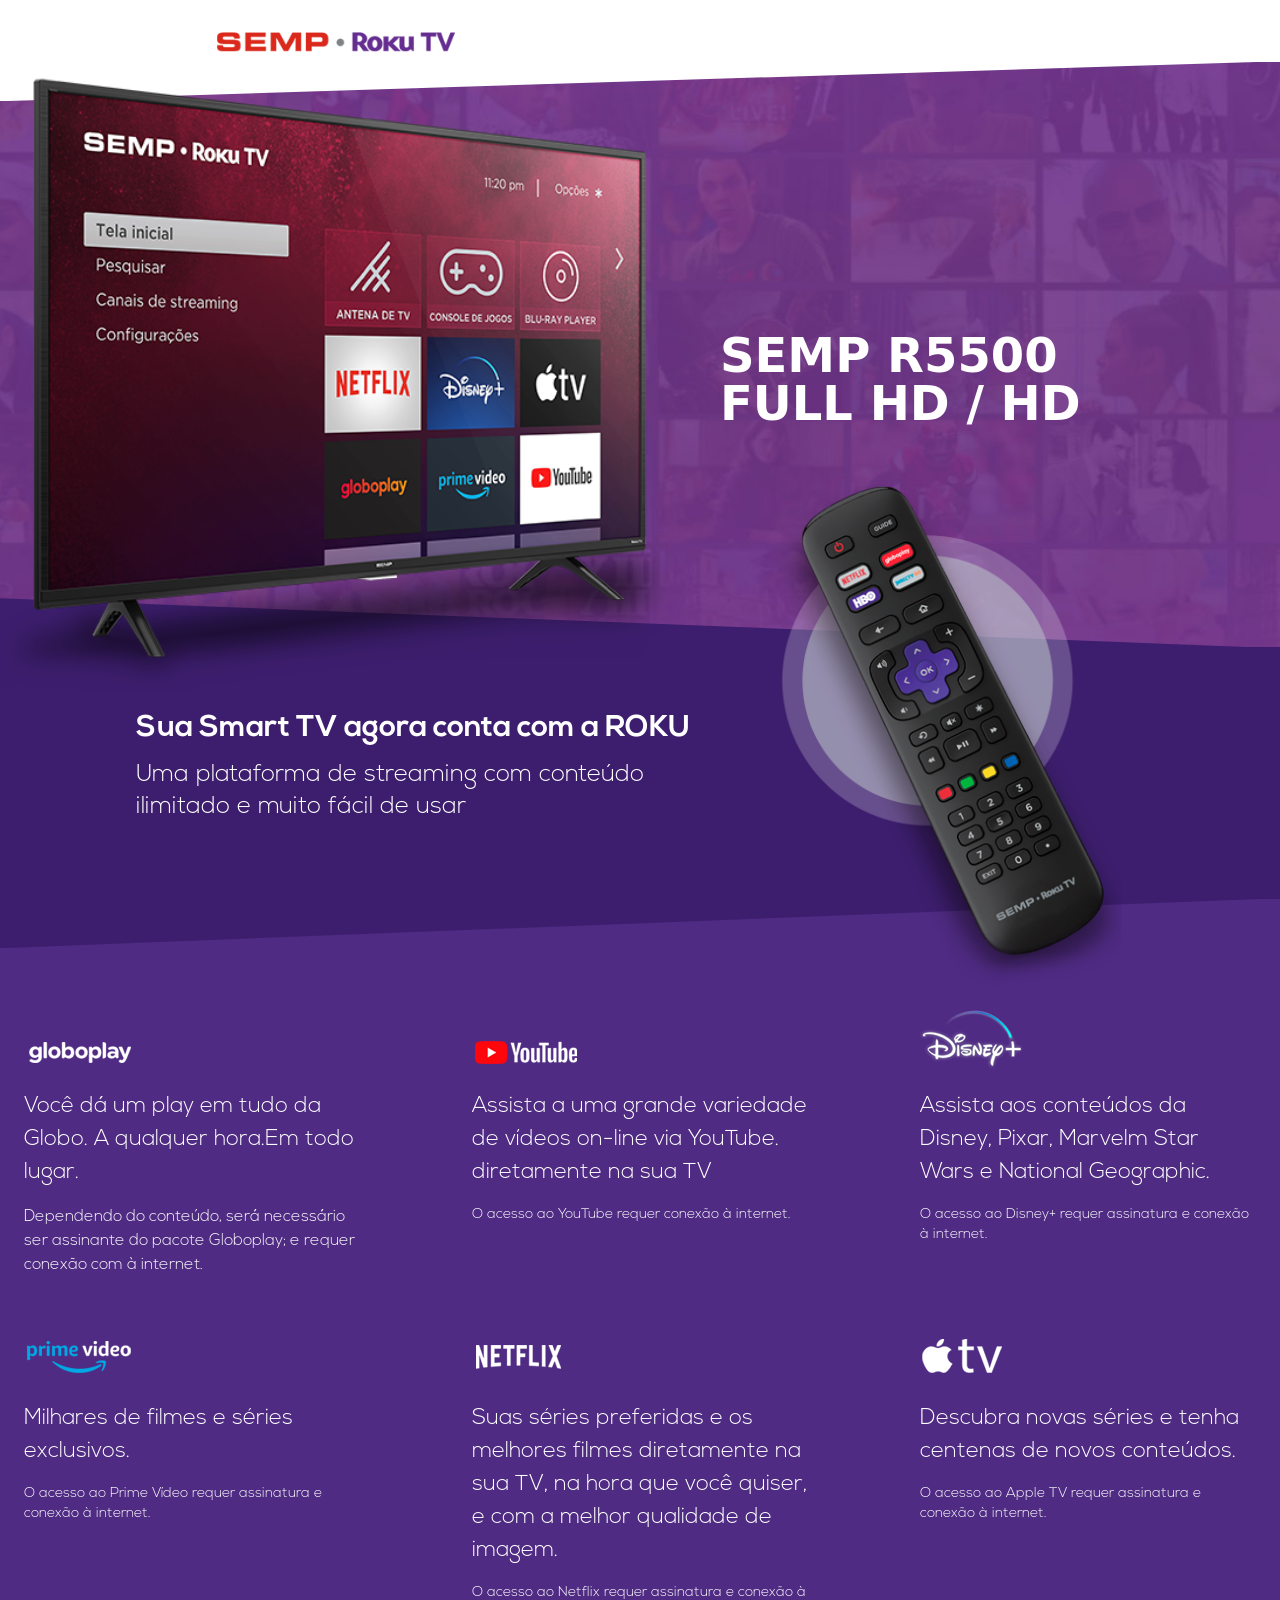
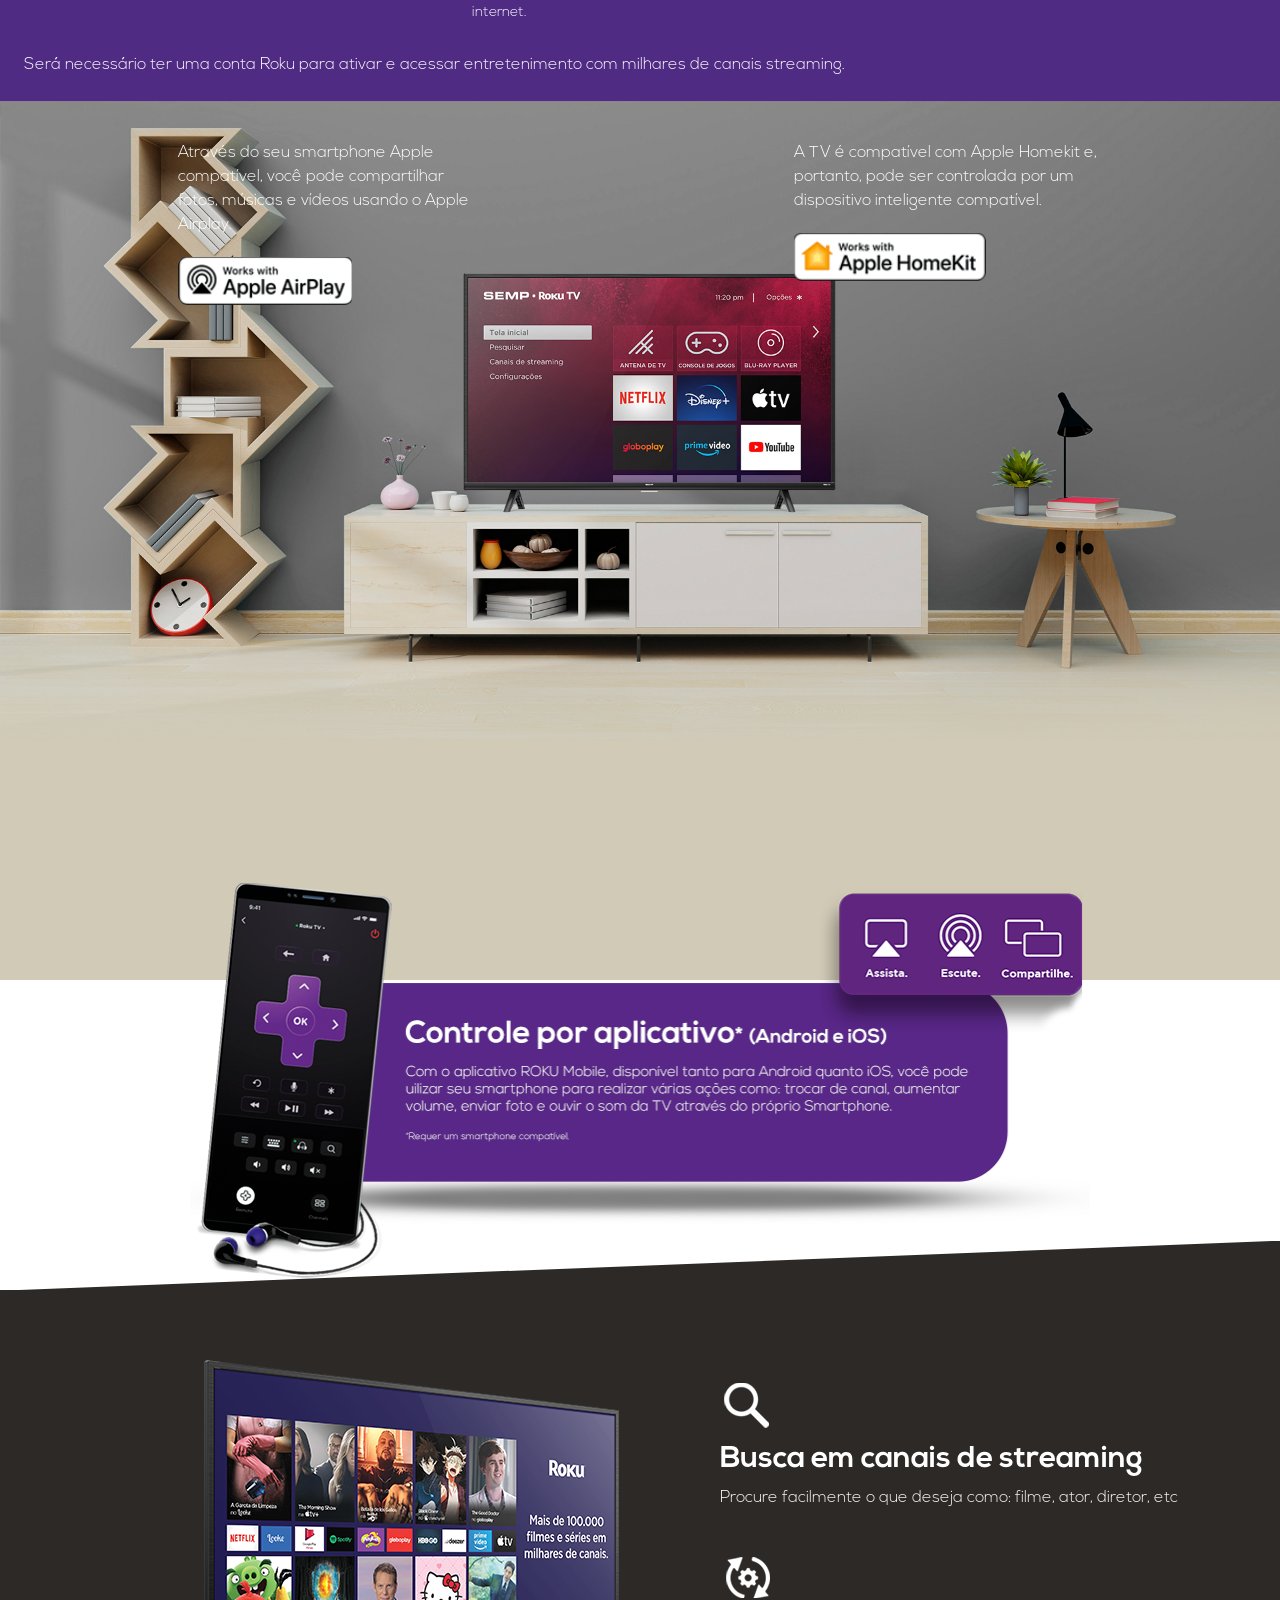
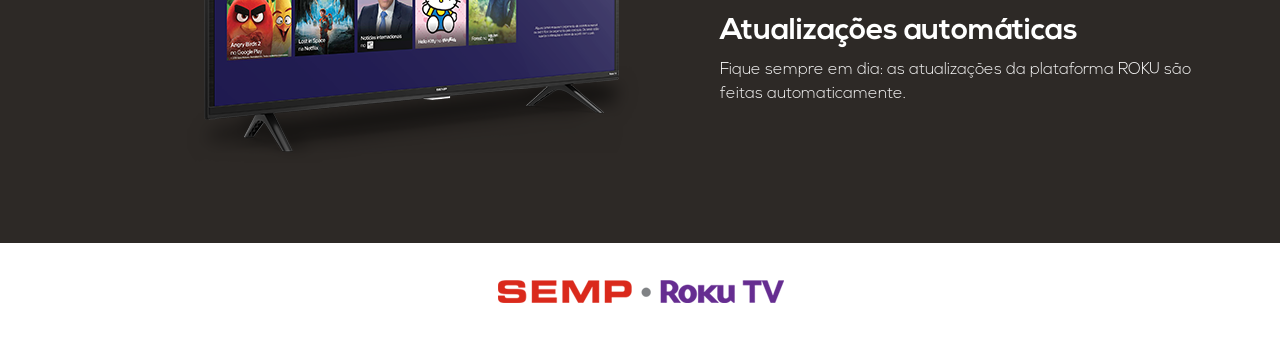
<file: index.html>
<!doctype html>
<html lang="pt">
<head>
    <meta charset="UTF-8">
    <meta name="viewport"
          content="width=device-width, user-scalable=no, initial-scale=1.0, maximum-scale=1.0, minimum-scale=1.0">
    <meta http-equiv="X-UA-Compatible" content="ie=edge">
    <link rel="stylesheet" href="./css/build.css">
    <link rel="stylesheet" href="./css/custom.css">
    <title>R5500</title>
</head>
<body>
    <main>
        <div id="topbar" class="relative border-none">
            <div class="container m-auto ">
                <div class="flex justify-center items-center md:justify-start">
                    <img
                        class="w-64 xl:ml-52 md:mt-6"
                        src="./images/logotipo-semp-roku-tv.png"
                        title="Logotipo SEMP"
                        alt="SEMP Roku TV">
                </div>
            </div>
        </div>
        <div id="splash">
           <div class="container m-auto">
               <div class="pt-12 flex flex-col md:flex-row-reverse justify-center items-center">
                    <div class="text-center md:flex-1 md:text-left">
                        <h1 class="text-3xl uppercase text-white font-semibold md:text-5xl md:ml-20">semp r5500<br>Full HD / HD</h1>
                    </div>
                    <div class="md:flex-1 md:flex md:justify-end">
                        <img
                            class="md:scale-50"
                            src="./images/Tv-R5500.png" 
                            alt="Tv R5500"
                            title="TV R5500">
                    </div>
               </div>
           </div>
        </div>
        <div id="control-section" class="bg-purple relative">
            <div class="container m-auto">
                <div class="pt-10 px-6 flex flex-col items-center md:flex-row md:py-16">
                    <div class="text-white md:flex-1 md:pl-28">
                        <h2 class="nexa-bold mb-3 text-2xl md:text-3xl">Sua Smart TV agora conta com a ROKU</h2>
                        <p class="mb-3 nexa-light text-xl md:text-2xl">Uma plataforma de streaming com conteúdo ilimitado e muito fácil de usar</p>
                    </div>
                    <div class="md:flex-1 md:relative">
                        <img
                        id="console-image"
                        class="max-h-64 md:ml-32 md:absolute lg:ml-40"
                        src="./images/controle-tv-R5500.png" 
                        alt="controle da tv" 
                        title="controle da tv">
                    </div>
                </div>
            </div>
        </div>

        <div id="chanels" class="bg-purple-light pt-24 pb-6">
            <div class="container m-auto">
                <div class="flex flex-wrap flex-col md:flex-row md:justify-between">
                    
                    <div class="flex flex-col text-white channel px-6 space-y-4 md:flex-1">
                        <img 
                            src="./images/globoplay.png"
                            alt="globoplay"
                            class="w-40"
                            title="Logotipo da globloplay">
                        
                        <h3 class="nexa-light">Você dá um play em tudo da Globo. A qualquer hora.Em todo lugar.</h3>
                        <p class="nexa-light text-md">Dependendo do conteúdo, será necessário ser assinante do pacote Globoplay; e requer conexão com à internet.</p>
                    </div>

                    <div class="flex flex-col text-white channel px-6 space-y-4 md:flex-1">
                        <img 
                            src="./images/youtube.png"
                            alt="youtube"
                            class="w-40"
                            title="Logotipo do youtube">
                        
                        <h3 class="nexa-light">Assista a uma grande variedade de vídeos on-line via YouTube. diretamente na sua TV</h3>
                        <p class="nexa-light text-sm">
                            O acesso ao YouTube requer conexão à internet.
                        </p>
                    </div>

                    <div class="flex flex-col text-white channel px-6 space-y-4 md:flex-1">
                        <img 
                            src="./images/disney.png"
                            alt="Disney"
                            class="w-40"
                            title="Logotipo da Disney">
                        
                        <h3 class="nexa-light">Assista aos conteúdos da Disney, Pixar, Marvelm Star Wars e National Geographic.</h3>
                        <p class="nexa-light text-sm">O acesso ao Disney+ requer assinatura e conexão à internet.</p>
                    </div>

                    <div class="flex flex-col text-white channel px-6 space-y-4 md:flex-1">
                        <img 
                            src="./images/primevideo.png"
                            alt="Primevideo"
                            class="w-40"
                            title="Logotipo do Primevideo">
                        
                        <h3 class="nexa-light">Milhares de filmes e séries exclusivos.</h3>
                        <p class="nexa-light text-sm">O acesso ao Prime Vídeo requer assinatura e conexão à internet.</p>
                    </div>

                    <div class="flex flex-col text-white channel px-6 space-y-4 md:flex-1">
                        <img 
                            src="./images/netflix.png"
                            alt="Netflix"
                            class="w-40"
                            title="Logotipo da Netflix">
                        
                        <h3 class="nexa-light">Suas séries preferidas e os melhores filmes diretamente na sua TV, na hora que você quiser, e com a melhor qualidade de imagem.</h3>
                        <p class="nexa-light text-sm">O acesso ao Netflix requer assinatura e conexão à internet.</p>
                    </div>

                    <div class="flex flex-col text-white channel px-6 space-y-4 md:flex-1">
                        <img 
                            src="./images/appletv.png"
                            alt="Apple Tv"
                            class="w-40"
                            title="Logotipo da Apple Tv">
                        
                        <h3 class="nexa-light">Descubra novas séries e tenha centenas de novos conteúdos.</h3>
                        <p class="nexa-light text-sm">O acesso ao Apple TV requer assinatura e conexão à internet.</p>
                    </div>

                    
                </div>
                <p class="nexa-light text-md text-white mx-6">Será necessário ter uma conta Roku para ativar e acessar entretenimento com milhares de canais streaming.</p>
            </div>
        </div>

        <div id="room">
            <div class="container m-auto">
                <div class="flex text-white flex-col px-6 pt-10 lg:flex-row lg:justify-around">
                    <div class="flex flex-col items-start nexa-light space-y-5 mb-6 lg:w-3/12">
                        <p>Através do seu smartphone Apple compatível, você pode compartilhar fotos, músicas e vídeos usando o Apple Airplay.</p>
                        <img class="h-12" src="./images/apple-airplay.png" alt="apple-airplay" title="logotipo da apple airplay">
                    </div>
                    <div class="flex flex-col items-start nexa-light space-y-5 mb-6 lg:w-3/12">
                        <p>A TV é compatível com Apple Homekit e, portanto, pode ser controlada por um dispositivo inteligente compatível.</p>
                        <img class="h-12" src="./images/apple-homekit.png" alt="apple-homekit" title="logotipo da apple homekit">
                    </div>
                </div>
                <img class="mt-96 m-auto lg:hidden" id="room-purple-box-mobile" src="./images/celular-caixaroxa-icones-mobile.png" alt="caixa roxa">

                <img class="m-auto hidden lg:block lg:w-10/12" id="room-purple-box-desk" src="./images/celular-caixaroxa-icones-desktop.png" alt="caixa roxa">
            </div>
        </div>

        <div id="search-channels" class="relative pt-8">
            <div class="container m-auto">
                <div class="flex flex-col lg:flex-row-reverse lg:pb-20 lg:justify-center">
                    
                    <div class="flex flex-col items-center text-white justify-center flex-1">
                        <div class="flex flex-col items-start space-y-2 w-3/4 mb-10">
                            <img src="./images/lupa-inferior-fundo-cinza.png" alt="Lupa" title="Lupa">
                            <h4 class="nexa-bold text-2xl lg:text-3xl">Busca em canais de streaming</h4>
                            <p class="nexa-light">Procure facilmente o que deseja como: filme, ator, diretor, etc</p>
                        </div>
    
                        <div class="flex flex-col items-start space-y-2 w-3/4">
                            <img src="./images/icone-atualizacao-inferior-fundo-cinza.png" alt="atualização" title="Atualização">
                            <h4 class="nexa-bold text-2xl lg:text-3xl">Atualizações automáticas</h4>
                            <p class="nexa-light">Fique sempre em dia: as atualizações da plataforma ROKU são feitas automaticamente.</p>
                        </div>
                    </div>
                    
                    <div class="sm:w-3/4 m-auto md:flex-1 mt-6 flex-1 md:flex md:justify-center lg:justify-end">
                        <img src="./images/Tv-R5500-inferior-fundo-cinza.png" alt="TV R5500" title="TV R%5500">
                    </div>
                </div>
            </div>
        </div>
        <footer class="bg-shite">
            <div class="container m-auto">
                <div class="flex justify-center items-center py-8">
                    <img src="./images/logotipo-semp-roku-tv-inferior.png" alt="SEMPT TCL" title="logotipo SEMP">
                </div>
            </div>
        </footer>
    </main>

    <script>
        console.log(document.height)
    </script>
</body>
</html>
</file>
<file: css/build.css>
*,:before,:after{box-sizing:border-box}html{-moz-tab-size:4;-o-tab-size:4;tab-size:4}html{line-height:1.15;-webkit-text-size-adjust:100%}body{margin:0}body{font-family:system-ui,-apple-system,"Segoe UI",Roboto,Helvetica,Arial,sans-serif,"Apple Color Emoji","Segoe UI Emoji"}hr{height:0;color:inherit}abbr[title]{-webkit-text-decoration:underline dotted;text-decoration:underline dotted}b,strong{font-weight:bolder}code,kbd,samp,pre{font-family:ui-monospace,SFMono-Regular,Consolas,"Liberation Mono",Menlo,monospace;font-size:1em}small{font-size:80%}sub,sup{font-size:75%;line-height:0;position:relative;vertical-align:baseline}sub{bottom:-.25em}sup{top:-.5em}table{text-indent:0;border-color:inherit}button,input,optgroup,select,textarea{font-family:inherit;font-size:100%;line-height:1.15;margin:0}button,select{text-transform:none}button{-webkit-appearance:button}legend{padding:0}progress{vertical-align:baseline}summary{display:list-item}blockquote,dl,dd,h1,h2,h3,h4,h5,h6,hr,figure,p,pre{margin:0}button{background-color:transparent;background-image:none}fieldset{margin:0;padding:0}ol,ul{list-style:none;margin:0;padding:0}html{font-family:ui-sans-serif,system-ui,-apple-system,BlinkMacSystemFont,"Segoe UI",Roboto,"Helvetica Neue",Arial,"Noto Sans",sans-serif,"Apple Color Emoji","Segoe UI Emoji","Segoe UI Symbol","Noto Color Emoji";line-height:1.5}body{font-family:inherit;line-height:inherit}*,:before,:after{box-sizing:border-box;border-width:0;border-style:solid;border-color:currentColor}hr{border-top-width:1px}img{border-style:solid}textarea{resize:vertical}input::-moz-placeholder,textarea::-moz-placeholder{opacity:1;color:#9ca3af}input:-ms-input-placeholder,textarea:-ms-input-placeholder{opacity:1;color:#9ca3af}input::placeholder,textarea::placeholder{opacity:1;color:#9ca3af}button{cursor:pointer}table{border-collapse:collapse}h1,h2,h3,h4,h5,h6{font-size:inherit;font-weight:inherit}a{color:inherit;text-decoration:inherit}button,input,optgroup,select,textarea{padding:0;line-height:inherit;color:inherit}pre,code,kbd,samp{font-family:ui-monospace,SFMono-Regular,Menlo,Monaco,Consolas,"Liberation Mono","Courier New",monospace}img,svg,video,canvas,audio,iframe,embed,object{display:block;vertical-align:middle}img,video{max-width:100%;height:auto}[hidden]{display:none}*,:before,:after{--tw-border-opacity: 1;border-color:rgba(229,231,235,var(--tw-border-opacity))}.container{width:100%}@media (min-width: 640px){.container{max-width:640px}}@media (min-width: 768px){.container{max-width:768px}}@media (min-width: 950px){.container{max-width:950px}}@media (min-width: 1280px){.container{max-width:1280px}}@media (min-width: 1536px){.container{max-width:1536px}}.relative{position:relative}.m-auto{margin:auto}.mx-6{margin-left:1.5rem;margin-right:1.5rem}.mt-6{margin-top:1.5rem}.mt-96{margin-top:24rem}.mb-3{margin-bottom:.75rem}.mb-6{margin-bottom:1.5rem}.mb-10{margin-bottom:2.5rem}.flex{display:flex}.table{display:table}.hidden{display:none}.h-12{height:3rem}.max-h-64{max-height:16rem}.w-40{width:10rem}.w-64{width:16rem}.w-3\/4{width:75%}.flex-1{flex:1 1 0%}@-webkit-keyframes spin{to{transform:rotate(360deg)}}@keyframes spin{to{transform:rotate(360deg)}}@-webkit-keyframes ping{75%,to{transform:scale(2);opacity:0}}@keyframes ping{75%,to{transform:scale(2);opacity:0}}@-webkit-keyframes pulse{50%{opacity:.5}}@keyframes pulse{50%{opacity:.5}}@-webkit-keyframes bounce{0%,to{transform:translateY(-25%);-webkit-animation-timing-function:cubic-bezier(.8,0,1,1);animation-timing-function:cubic-bezier(.8,0,1,1)}50%{transform:none;-webkit-animation-timing-function:cubic-bezier(0,0,.2,1);animation-timing-function:cubic-bezier(0,0,.2,1)}}@keyframes bounce{0%,to{transform:translateY(-25%);-webkit-animation-timing-function:cubic-bezier(.8,0,1,1);animation-timing-function:cubic-bezier(.8,0,1,1)}50%{transform:none;-webkit-animation-timing-function:cubic-bezier(0,0,.2,1);animation-timing-function:cubic-bezier(0,0,.2,1)}}.flex-col{flex-direction:column}.flex-wrap{flex-wrap:wrap}.items-start{align-items:flex-start}.items-center{align-items:center}.justify-center{justify-content:center}.space-y-2>:not([hidden])~:not([hidden]){--tw-space-y-reverse: 0;margin-top:calc(.5rem * calc(1 - var(--tw-space-y-reverse)));margin-bottom:calc(.5rem * var(--tw-space-y-reverse))}.space-y-4>:not([hidden])~:not([hidden]){--tw-space-y-reverse: 0;margin-top:calc(1rem * calc(1 - var(--tw-space-y-reverse)));margin-bottom:calc(1rem * var(--tw-space-y-reverse))}.space-y-5>:not([hidden])~:not([hidden]){--tw-space-y-reverse: 0;margin-top:calc(1.25rem * calc(1 - var(--tw-space-y-reverse)));margin-bottom:calc(1.25rem * var(--tw-space-y-reverse))}.border-none{border-style:none}.bg-purple-light{--tw-bg-opacity: 1;background-color:rgba(79,43,131,var(--tw-bg-opacity))}.bg-purple{--tw-bg-opacity: 1;background-color:rgba(61,30,110,var(--tw-bg-opacity))}.px-6{padding-left:1.5rem;padding-right:1.5rem}.py-8{padding-top:2rem;padding-bottom:2rem}.pt-8{padding-top:2rem}.pt-10{padding-top:2.5rem}.pt-12{padding-top:3rem}.pt-24{padding-top:6rem}.pb-6{padding-bottom:1.5rem}.text-center{text-align:center}.text-sm{font-size:.875rem;line-height:1.25rem}.text-xl{font-size:1.25rem;line-height:1.75rem}.text-2xl{font-size:1.5rem;line-height:2rem}.text-3xl{font-size:1.875rem;line-height:2.25rem}.font-semibold{font-weight:600}.uppercase{text-transform:uppercase}.text-white{--tw-text-opacity: 1;color:rgba(255,255,255,var(--tw-text-opacity))}*,:before,:after{--tw-shadow: 0 0 #0000}*,:before,:after{--tw-ring-inset: var(--tw-empty, );--tw-ring-offset-width: 0px;--tw-ring-offset-color: #fff;--tw-ring-color: rgba(59, 130, 246, .5);--tw-ring-offset-shadow: 0 0 #0000;--tw-ring-shadow: 0 0 #0000}@media (min-width: 640px){.sm\:w-3\/4{width:75%}}@media (min-width: 768px){.md\:absolute{position:absolute}.md\:relative{position:relative}.md\:mt-6{margin-top:1.5rem}.md\:ml-20{margin-left:5rem}.md\:ml-32{margin-left:8rem}.md\:flex{display:flex}.md\:flex-1{flex:1 1 0%}.md\:scale-50{--tw-scale-x: .5;--tw-scale-y: .5}.md\:flex-row{flex-direction:row}.md\:flex-row-reverse{flex-direction:row-reverse}.md\:justify-start{justify-content:flex-start}.md\:justify-end{justify-content:flex-end}.md\:justify-center{justify-content:center}.md\:justify-between{justify-content:space-between}.md\:py-16{padding-top:4rem;padding-bottom:4rem}.md\:pl-28{padding-left:7rem}.md\:text-left{text-align:left}.md\:text-2xl{font-size:1.5rem;line-height:2rem}.md\:text-3xl{font-size:1.875rem;line-height:2.25rem}.md\:text-5xl{font-size:3rem;line-height:1}}@media (min-width: 950px){.lg\:ml-40{margin-left:10rem}.lg\:block{display:block}.lg\:hidden{display:none}.lg\:w-3\/12{width:25%}.lg\:w-10\/12{width:83.333333%}.lg\:flex-row{flex-direction:row}.lg\:flex-row-reverse{flex-direction:row-reverse}.lg\:justify-end{justify-content:flex-end}.lg\:justify-center{justify-content:center}.lg\:justify-around{justify-content:space-around}.lg\:pb-20{padding-bottom:5rem}.lg\:text-3xl{font-size:1.875rem;line-height:2.25rem}}@media (min-width: 1280px){.xl\:ml-52{margin-left:13rem}}
</file>
<file: css/custom.css>
@font-face{font-family:nexa_light;src:url(../fonts/Nexa_Light.otf)}@font-face{font-family:nexa_bold;src:url(../fonts/Nexa_Bold.otf)}.nexa-light{font-family:nexa_light}.nexa-bold{font-family:nexa_bold}.min-w-1-of-3{min-width:calc(100% / 3)}#splash{background-image:url(../images/background-top-header-quadrada.jpg);background-position:center center;background-size:cover}#topbar::before{content:'';position:absolute;left:0;bottom:-19px;width:100%;height:20px;background:#fff;clip-path:polygon(100% 0,0 0,0 100%)}#control-section::before{content:'';position:absolute;left:0;top:-19px;width:100%;height:20px;background:#3d1e6e;clip-path:polygon(0 0,0 100%,100% 100%);z-index:2}#control-section::after{content:'';position:absolute;left:0;bottom:-19px;width:100%;height:20px;background:#3d1e6e;clip-path:polygon(100% 0,0 0,0 100%);z-index:2}#console-image{z-index:5}.channel{margin-bottom:30px}.channel img{max-width:110px}.channel h3{font-size:22px}#room{background:url(../images/background-secao-mobile.png);background-repeat:no-repeat;background-position:center}#caixa-roxa{transform:scale(1.1)}#search-channels{background:#2d2926}#search-channels::before{content:'';position:absolute;left:0;top:-19px;width:100%;height:20px;background:#2d2926;clip-path:polygon(100% 0,0 100%,100% 100%);z-index:2}@media (min-width:768px){#topbar::before{content:'';position:absolute;left:0;width:100%;height:40px;bottom:-39px;background:#fff;clip-path:polygon(100% 0,0 0,0 100%)}#control-section::before{content:'';position:absolute;left:0;top:-49px;width:100%;height:50px;background:#3d1e6e;clip-path:polygon(0 0,0 100%,100% 100%);z-index:3}#control-section::after{content:'';position:absolute;left:0;bottom:-49px;width:100%;height:50px;background:#3d1e6e;clip-path:polygon(100% 0,0 0,0 100%);z-index:3}#splash img{transform:scale(1.17);z-index:5}#console-image{transform:scale(1.5);top:-170px}.channel{min-width:calc(90% / 2);max-width:calc(90% / 2);align-items:flex-start}#search-channels::before{content:'';position:absolute;left:0;top:-49px;width:100%;height:50px;background:#2d2926;clip-path:polygon(100% 0,0 100%,100% 100%);z-index:2}#room{background:url(../images/background-secao-mobile.png);background-repeat:no-repeat;background-position:center;background-size:100%}}@media (min-width:950px){.channel{min-width:calc(90% / 3);max-width:calc(90% / 3);align-items:flex-start}#room{background:url(../images/imagem-meio-tv-ambiente.jpg);background-repeat:no-repeat;background-size:100%;background-position:center top}#room-purple-box-desk{margin-top:520px;max-width:900px}#console-image{transform:scale(2);top:-170px}}
</file>
